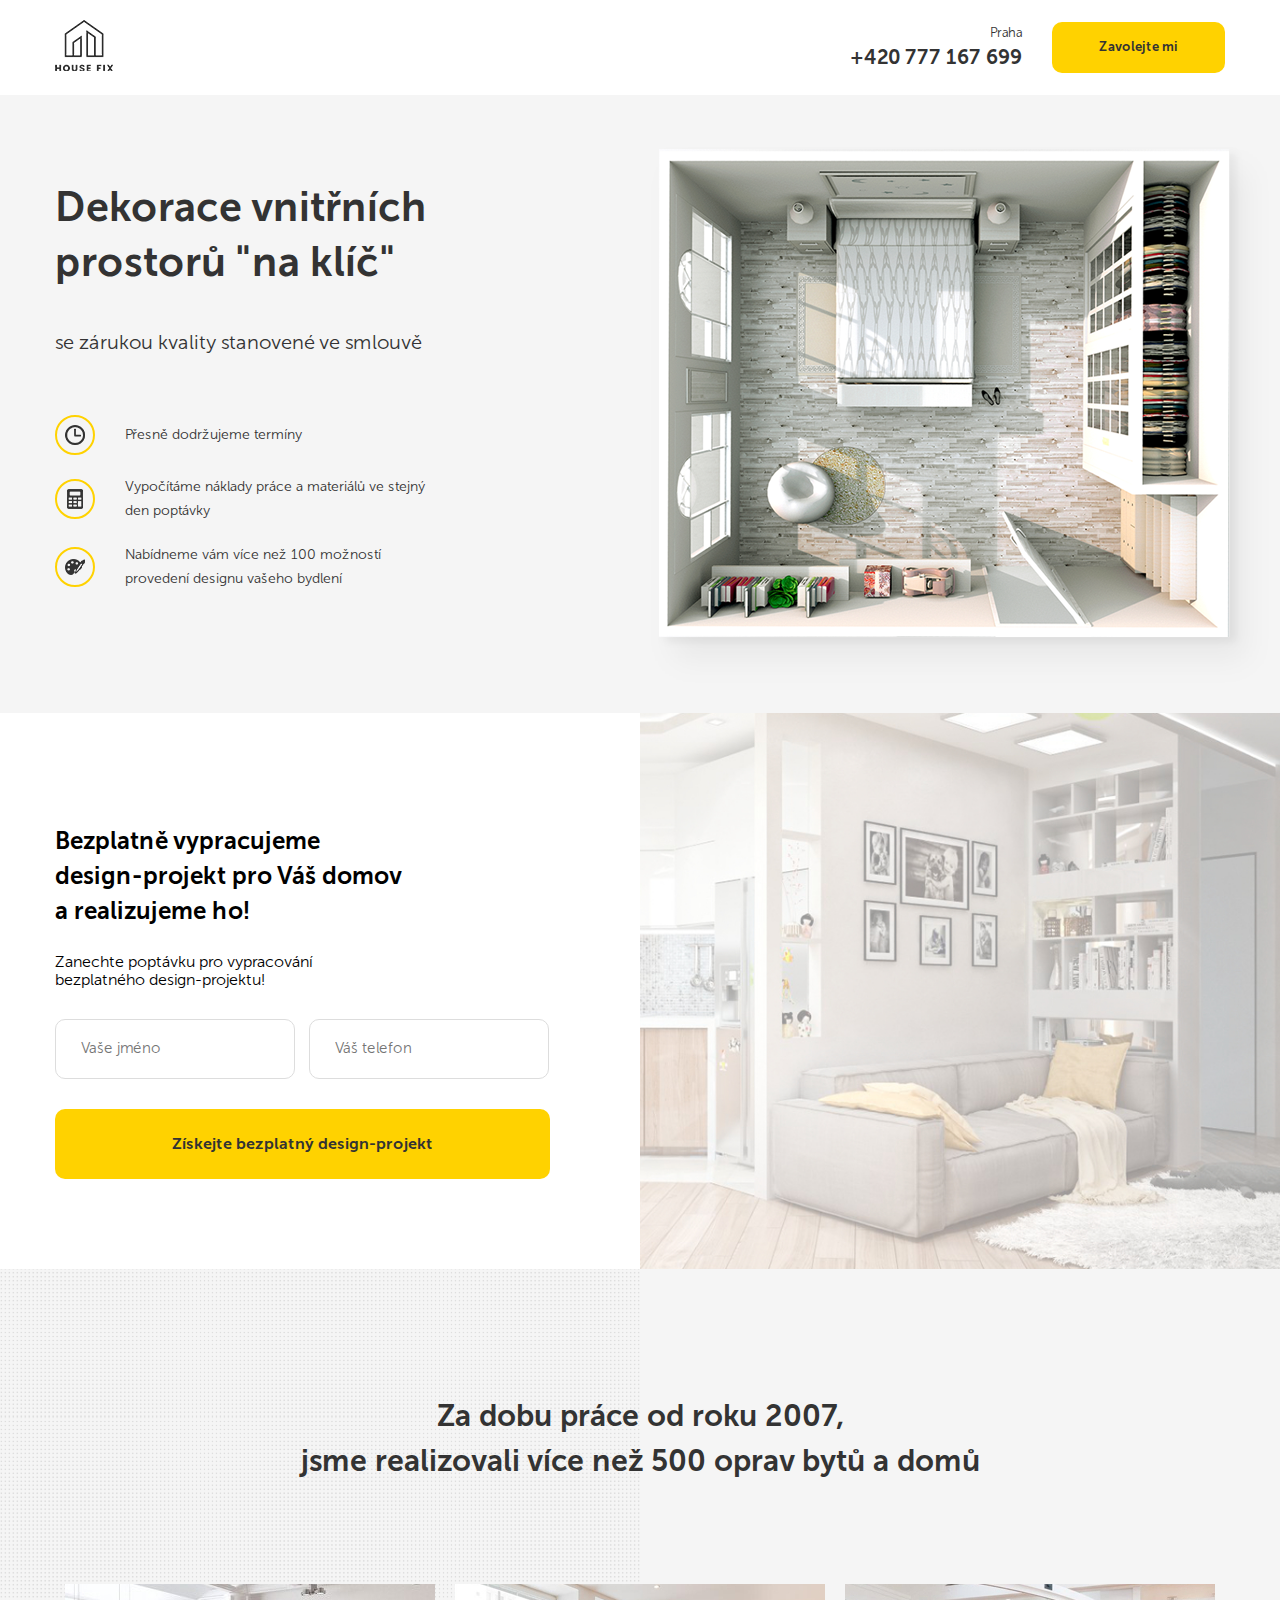
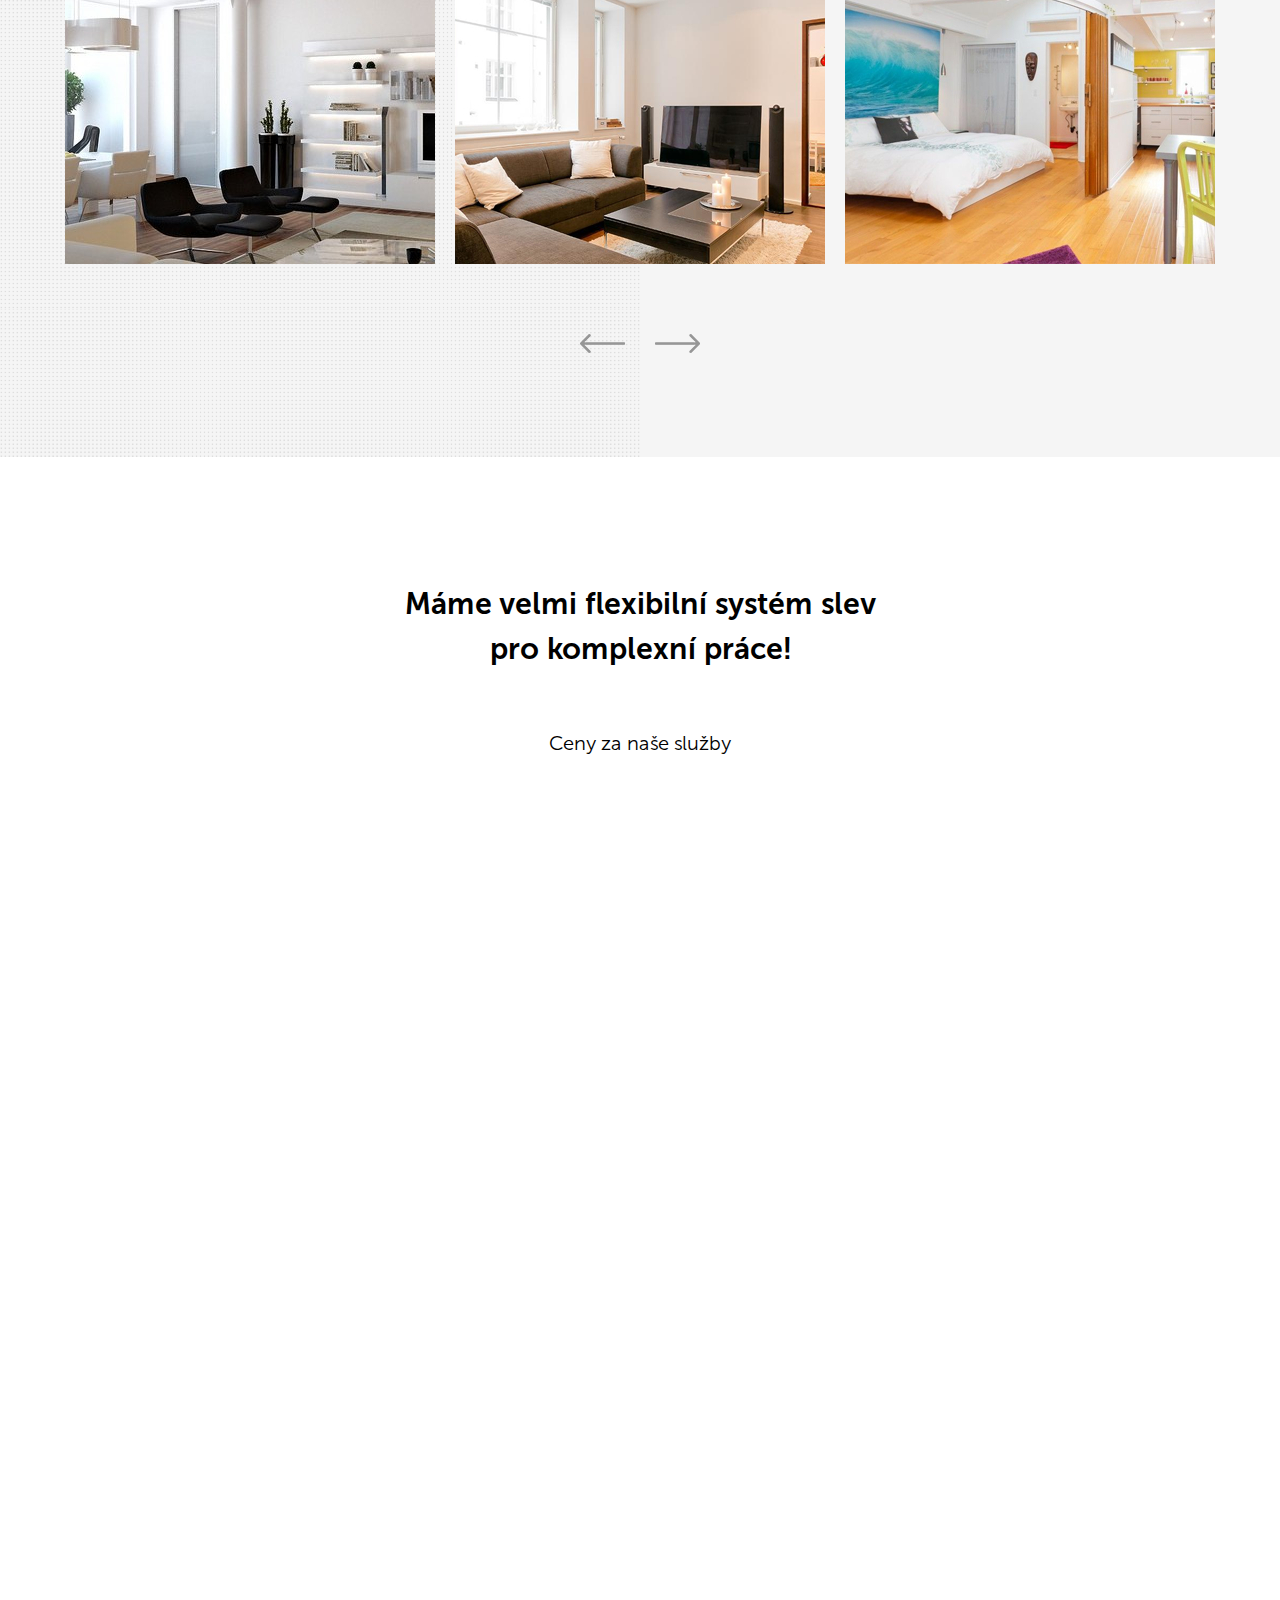
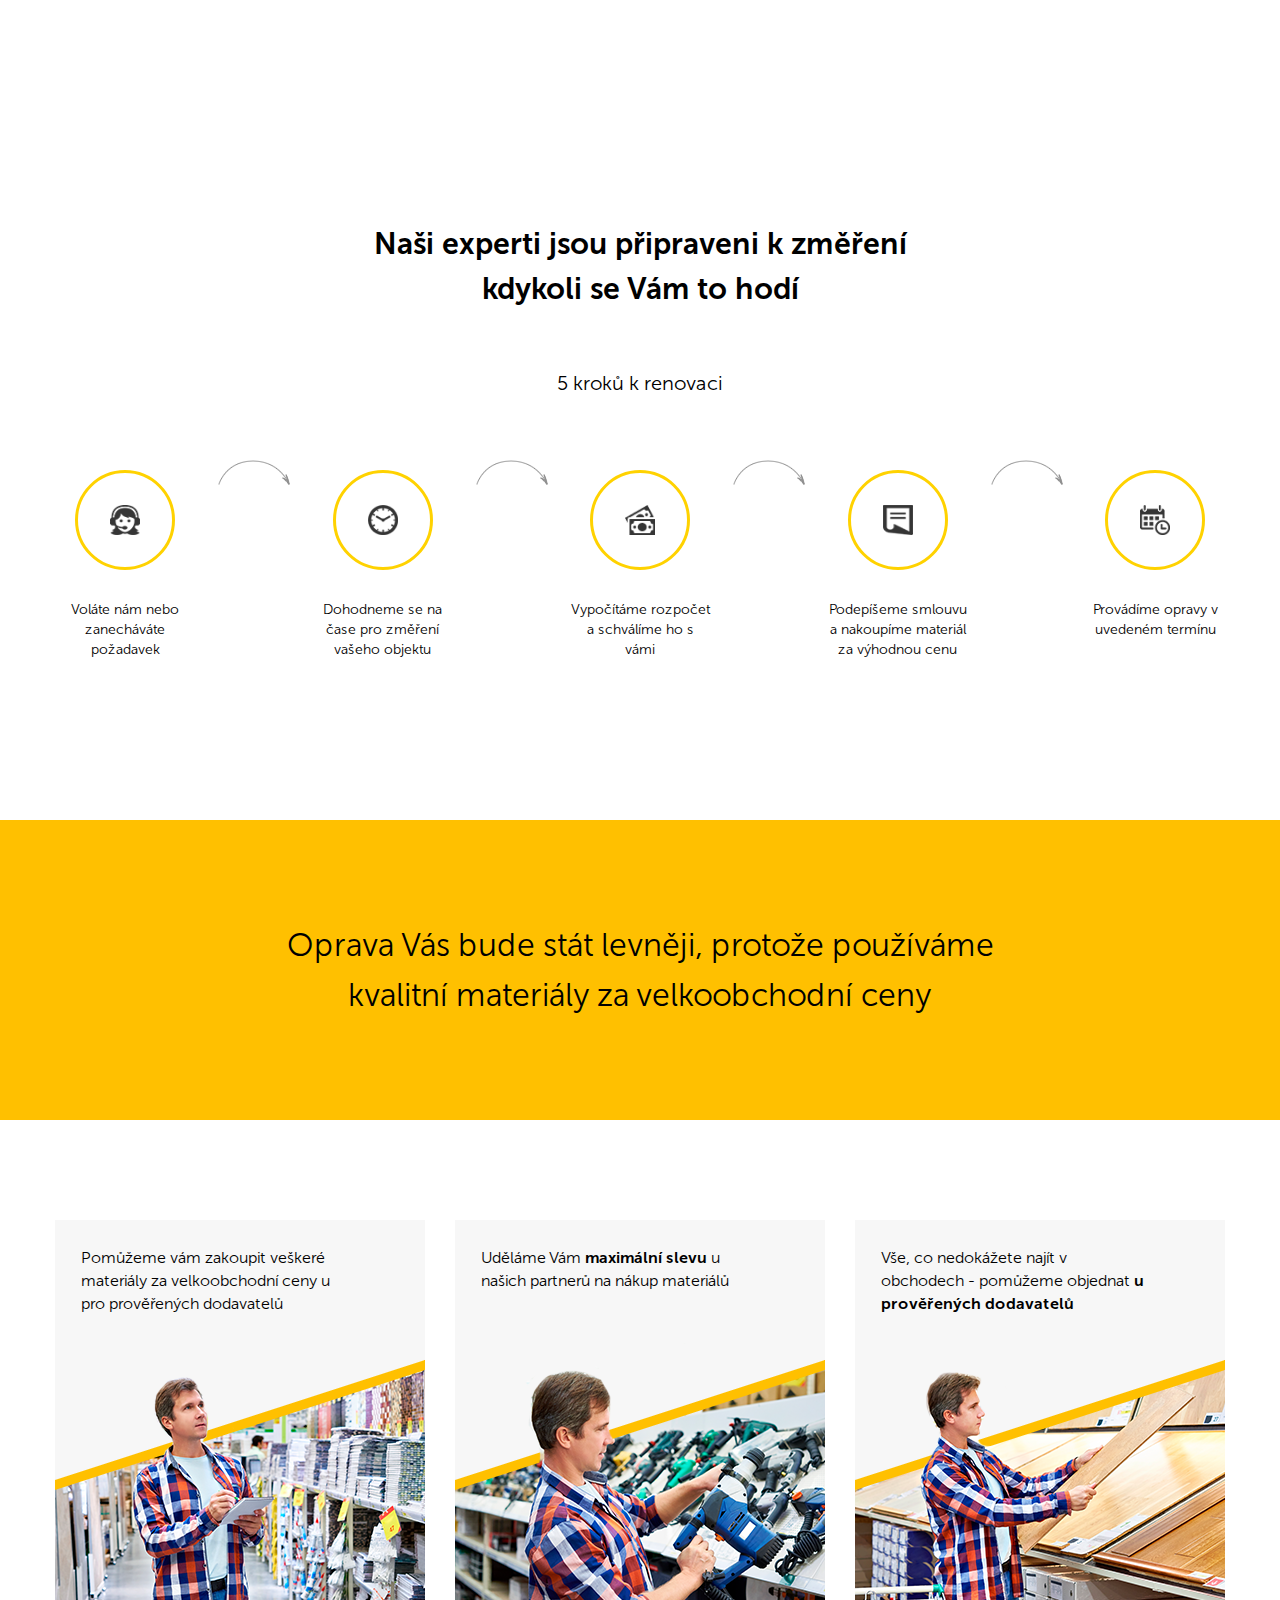
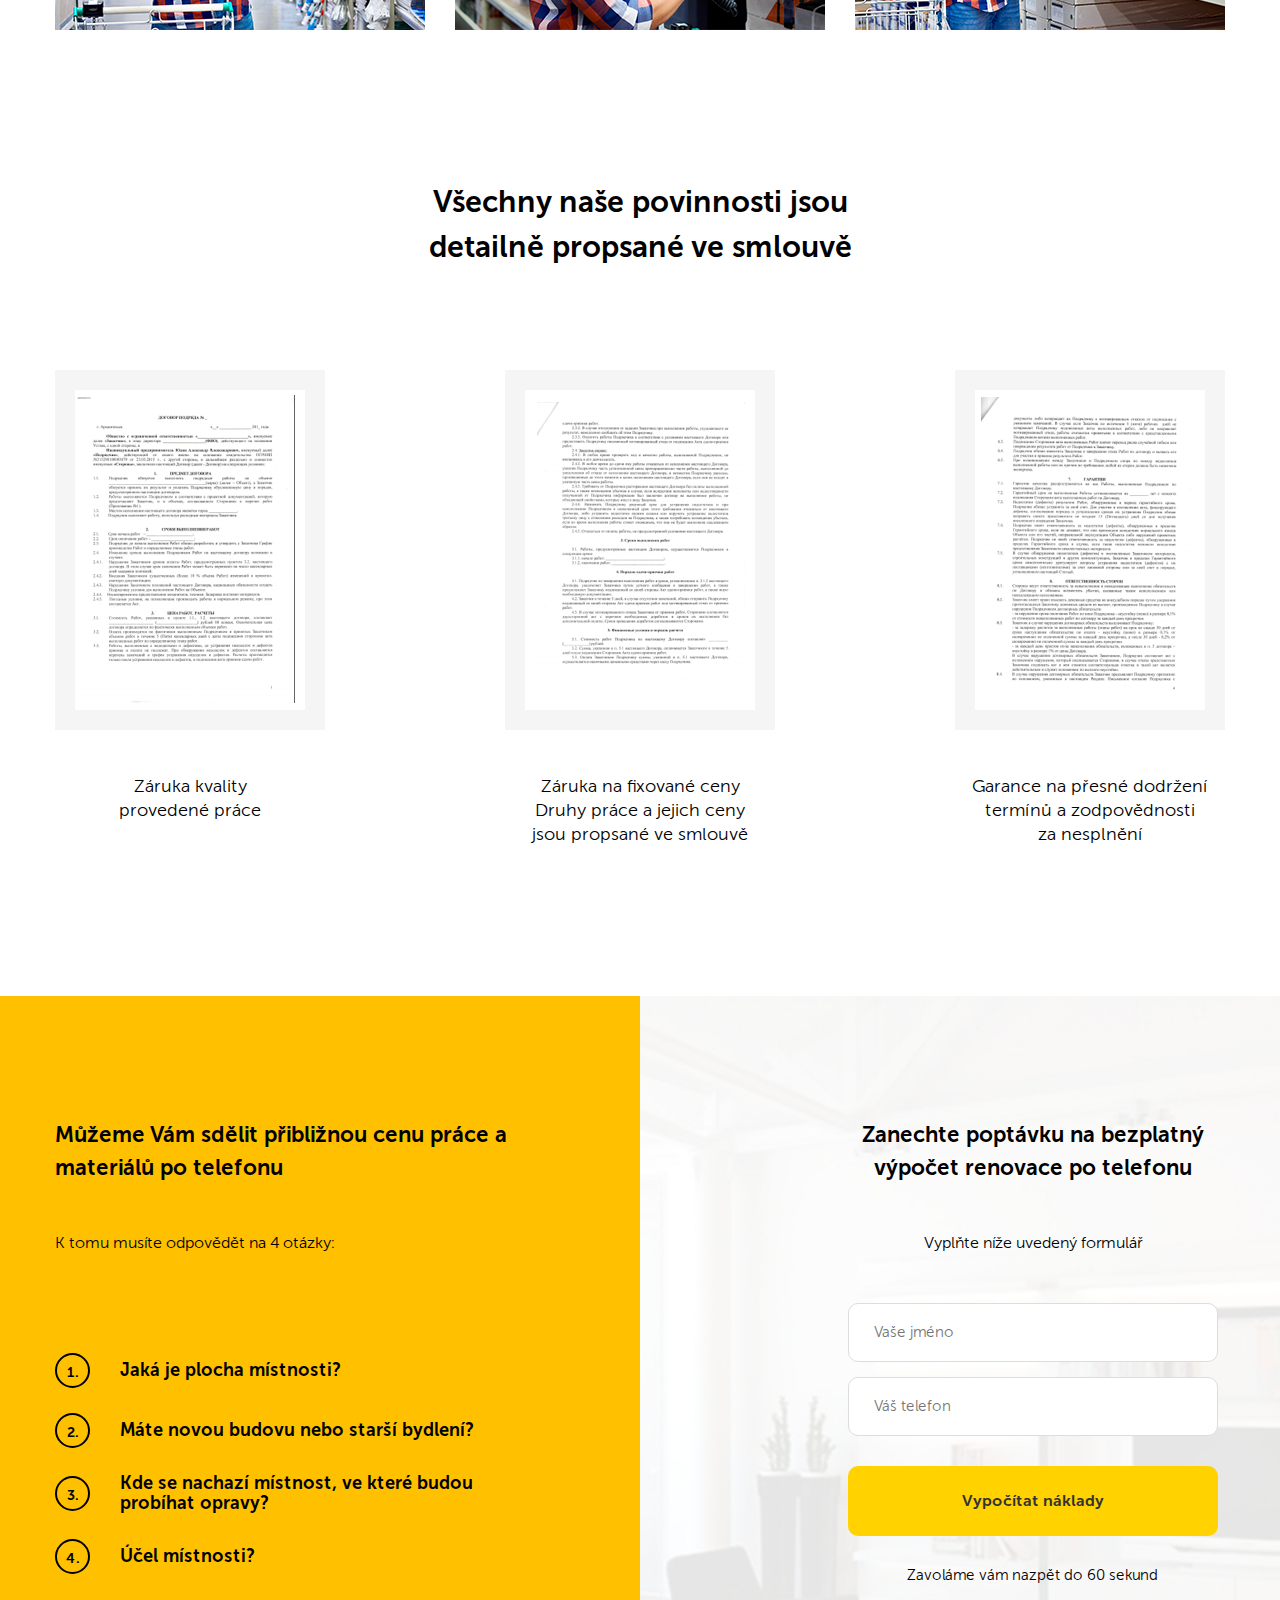
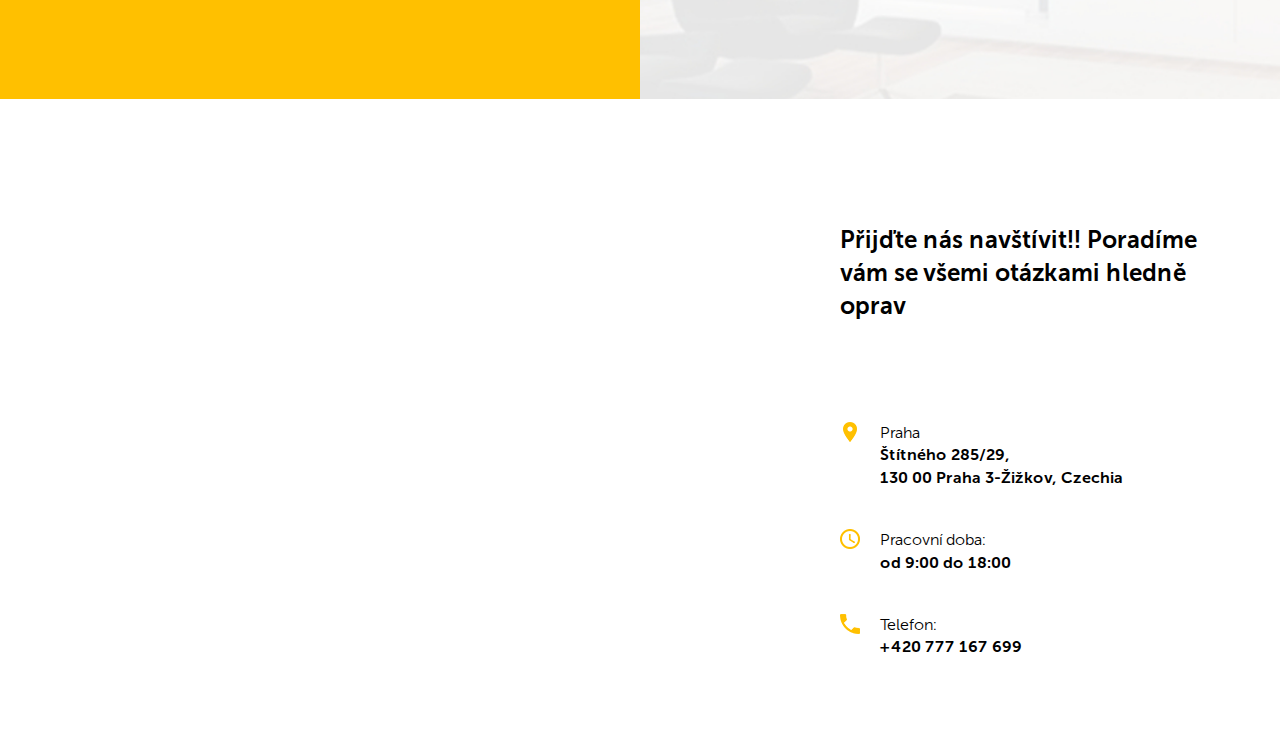
<file: src/index.html>
<!DOCTYPE html>
<html lang="cz">
<head>
    <meta charset="UTF-8">
    <meta name="viewport" content="width=device-width, initial-scale=1.0">
    <title>HouseFix</title>
    <link rel="stylesheet" href="css/normalize.css">
    <link rel="stylesheet" href="css/slick.css">
    <link rel="stylesheet" href="css/animate.min.css">
    <link rel="stylesheet" href="css/style.css">
</head>
<body>
    <header class="header">
        <div class="container">
            <div class="header-block">
                <div class="header__logo">
                    <img src="img/logo.png" alt="Logo">
                </div>
                <div class="header__info">
                    <div class="header__contacts">
                        <span class="header__address">Praha</span>
                        <a href="tel:+420777167699" class="header__phone">+420 777 167 699</a>
                    </div>
                    <button class="button header__button" id="button">Zavolejte mi</button>
                </div>
            </div>
        </div>
    </header>

    <main>
        <section class="main">
            <div class="container">
                <div class="main-block">
                    <div class="main-text">
                        <h1 class="main-text__title">Dekorace vnitřních prostorů "na klíč"</h1>
                        <span class="main-text__subtitle">se zárukou kvality stanovené ve smlouvě</span>
                        <ul class="main-list">
                            <li class="main-list__item">
                                <div class="main-list__image">
                                    <img src="img/clock.png" alt="Hodiny">
                                </div>
                                <span class="main-list__text">Přesně dodržujeme termíny</span>
                            </li>
                            <li class="main-list__item">
                                <div class="main-list__image">
                                    <img src="img/calculator.png" alt="Kalkulátor">
                                </div>
                                <span class="main-list__text">Vypočítáme náklady práce a materiálů ve stejný den poptávky 
                                    </span>
                            </li>
                            <li class="main-list__item">
                                <div class="main-list__image">
                                    <img src="img/paint.png" alt="Paleta">
                                </div>
                                <span class="main-list__text">Nabídneme vám více než 100 možností provedení designu vašeho bydlení
                                    </span>
                            </li>
                        </ul>
                    </div>
                    <div class="main-image">
                        <img src="img/main-image.png" alt="Rozpoložení bytu">
                    </div>
                </div>
            </div>
        </section>

        <section class="offer">
            <div class="container">
                <div class="offer-block">
                    <h2 class="offer-title">
                        Bezplatně vypracujeme design-projekt pro Váš domov a realizujeme ho!
                    </h2>
                    <span class="offer-subtitle">
                        Zanechte poptávku pro vypracování bezplatného design-projektu!
                    </span>
                    <form action="#" class="form offer__form">
                        <input type="text" class="input offer__input" placeholder="Vaše jméno">
                        <input type="tel" class="input offer__input" placeholder="Váš telefon">
                        <button class="button offer__button">
                            Získejte bezplatný design-projekt
                        </button>
                    </form>
                </div>
            </div>
        </section>

        <section class="portfolio">
            <div class="container">
                <h2 class="section-title portfolio__title">
                    Za dobu práce od roku 2007, <br> jsme realizovali více než 500 oprav bytů a domů
                </h2>

                <div class="slider">
                    <div class="slider__item"><img class="slider__image" src="img/portfolio1.jpg" alt="Obrázek 1"></div>
                    <div class="slider__item"><img class="slider__image" src="img/portfolio2.jpg" alt="Obrázek 2"></div>
                    <div class="slider__item"><img class="slider__image" src="img/portfolio3.jpg" alt="Obrázek 3"></div>
                    <div class="slider__item"><img class="slider__image" src="img/portfolio1.jpg" alt="Obrázek 1"></div>
                    <div class="slider__item"><img class="slider__image" src="img/portfolio2.jpg" alt="Obrázek 2"></div>
                    <div class="slider__item"><img class="slider__image" src="img/portfolio3.jpg" alt="Obrázek 3"></div>
                </div>

                <div class="arrows portfolio__arrows">
                    <div class="arrows__left">
                        <img src="img/arrow-left.png" alt="">
                    </div>
                    <div class="arrows__right">
                        <img src="img/arrow-right.png" alt="">
                    </div>
                </div>

            </div>
        </section>

        <section class="price">
            <div class="container">
                <h2 class="section-title price__title">
                    Máme velmi flexibilní systém slev <br> pro komplexní práce!
                </h2>
                <span class="section-subtitle price__subtitle">Ceny za naše služby</span>
                <div class="cards">
                    <div class="card price__card wow animate__animated animate__fadeInUp" data-wow-delay=".1s">
                        <div class="card__image">
                            <img src="img/price2.jpg" alt="Koupelna">
                        </div>
                        <div class="card__text">
                            <h4 class="card__title">
                                Rekonstrukce koupelen a toalet
                            </h4>
                            <a href="#" class="card__link">
                                Zjistit ceny
                            </a>
                        </div>
                    </div>
                    <div class="card price__card wow animate__animated animate__fadeInUp" data-wow-delay=".2s">
                        <div class="card__image">
                            <img src="img/price1.jpg" alt="Obývací pokoj">
                        </div>
                        <div class="card__text">
                            <h4 class="card__title">
                                Rekonstrukce pokojů a apartmánů
                            </h4>
                            <a href="#" class="card__link">
                                Zjistit ceny
                            </a>
                        </div>
                    </div>
                    <div class="card price__card wow animate__animated animate__fadeInUp" data-wow-delay=".3s">
                        <div class="card__image">
                            <img src="img/price3.jpg" alt="Kanceláře">
                        </div>
                        <div class="card__text">
                            <h4 class="card__title">
                                Výzdoba kancelářských prostorů
                            </h4>
                            <a href="#" class="card__link">
                                Zjistit ceny
                            </a>
                        </div>
                    </div>
                    <div class="card price__card wow animate__animated animate__fadeInUp" data-wow-delay=".4s">
                        <div class="card__image">
                            <img src="img/price4.jpg" alt="Nové budovy">
                        </div>
                        <div class="card__text">
                            <h4 class="card__title">
                                Rekonstrukce v nových budovách
                            </h4>
                            <a href="#" class="card__link">
                                Zjistit ceny
                            </a>
                        </div>
                    </div>
                    <div class="card price__card wow animate__animated animate__fadeInUp" data-wow-delay=".5s">
                        <div class="card__image">
                            <img src="img/price5.jpg" alt="Kuchyně">
                        </div>
                        <div class="card__text">
                            <h4 class="card__title">
                                Renovace kuchyní
                            </h4>
                            <a href="#" class="card__link">
                                Zjistit ceny
                            </a>
                        </div>
                    </div>
                    <div class="card price__card wow animate__animated animate__fadeInUp" data-wow-delay=".6s">
                        <div class="card__image">
                            <img src="img/price6.jpg" alt="Chaty a chalupy">
                        </div>
                        <div class="card__text">
                            <h4 class="card__title">
                                Opravy chat a chalup
                            </h4>
                            <a href="#" class="card__link">
                                Zjistit ceny
                            </a>
                        </div>
                    </div>
                </div>
            </div>
        </section>

        <section class="steps">
            <div class="container">
                <h2 class="section-title steps__title">Naši experti jsou připraveni k změření <br> kdykoli se Vám to hodí</h2>
                <span class="section-subtitle steps__subtitle">5 kroků k renovaci</span>
                <div class="icons">
                    <div class="icon">
                        <div class="icon__image">
                            <img src="img/icon1.png" alt="Ikona 1">
                        </div>
                        <span class="icon__text">
                            Voláte nám nebo zanecháváte požadavek
                        </span>
                    </div>
                    <div class="icon">
                        <div class="icon__image">
                            <img src="img/icon2.png" alt="Ikona 2">
                        </div>
                        <span class="icon__text">
                            Dohodneme se na čase pro změření vašeho objektu          
                        </span>
                    </div>
                    <div class="icon">
                        <div class="icon__image">
                            <img src="img/icon3.png" alt="Ikona 3">
                        </div>
                        <span class="icon__text">
                            Vypočítáme rozpočet a schválíme ho s vámi
                        </span>
                    </div>
                    <div class="icon">
                        <div class="icon__image">
                            <img src="img/icon4.png" alt="Ikona 4">
                        </div>
                        <span class="icon__text">
                            Podepíšeme smlouvu a nakoupíme materiál za výhodnou cenu

                        </span>
                    </div>
                    <div class="icon">
                        <div class="icon__image">
                            <img src="img/icon5.png" alt="Ikona 5">
                        </div>
                        <span class="icon__text">
                            Provádíme opravy v uvedeném termínu
                        </span>
                    </div>
                </div>
            </div>
        </section>

        <section class="notice">
            <div class="container">
                <h2 class="notice__text">
                    Oprava Vás bude stát levněji, protože používáme kvalitní materiály za velkoobchodní ceny
                </h2>
            </div>
        </section>

        <section class="info">
            <div class="container">
                <div class="benefits info__block">
                    <div class="benefit">
                        <span class="benefit__text">Pomůžeme vám zakoupit veškeré 
                            materiály za velkoobchodní ceny
                            u pro prověřených dodavatelů</span>
                        <img class="benefit__image" src="img/benefit1.png" alt="Muž 1">
                    </div>
                    <div class="benefit">
                        <span class="benefit__text">Uděláme Vám <strong>maximální slevu</strong>
                            u našich partnerů na nákup materiálů
                            </span>
                        <img class="benefit__image" src="img/benefit2.png" alt="Muž 2">
                    </div>
                    <div class="benefit">
                        <span class="benefit__text">Vše, co nedokážete najít v obchodech -
                            pomůžeme objednat <strong>u prověřených
                                dodavatelů</strong>
                            </span>
                        <img class="benefit__image" src="img/benefit3.png" alt="Muž 3">
                    </div>
                </div>

                <div class="documents">
                    <h2 class="section-title documents__title">
                        Všechny naše povinnosti jsou <br> detailně propsané ve smlouvě
                    </h2>
                    <div class="documents-block">
                        <div class="documents-block__item">
                            <div class="documents-block__image">
                                <img src="img/doc1.png" alt="Dokument 1">
                            </div>
                            <div class="documents-block__text">
                                Záruka kvality <br>
                                provedené práce
                            </div>
                        </div>
                        <div class="documents-block__item">
                            <div class="documents-block__image">
                                <img src="img/doc2.png" alt="Dokument 2">
                            </div>
                            <div class="documents-block__text">
                                Záruka na fixované ceny <br>Druhy práce a jejich ceny <br> jsou propsané ve smlouvě
                            </div>
                        </div>
                        <div class="documents-block__item">
                            <div class="documents-block__image">
                                <img src="img/doc3.png" alt="Dokument 3">
                            </div>
                            <div class="documents-block__text">
                                Garance na přesné dodržení <br> termínů a zodpovědnosti <br> za nesplnění
                            </div>
                        </div>
                    </div>
                </div>
            </div>
        </section>

        <section class="brief">
            <div class="container">
                <div class="brief-block">
                    <div class="interview brief__interview">
                        <h3 class="interview__title">
                            Můžeme Vám sdělit přibližnou cenu práce a materiálů po telefonu
                        </h3>
                        <span class="interview__subtitle">
                            K tomu musíte odpovědět na 4 otázky:
                        </span>
                        <ul class="interview-list">
                            <li class="interview-list__item">
                                <span class="interview-list__counter">1.</span>
                                <span class="interview-list__text">Jaká je plocha místnosti?</span>
                            </li>
                            <li class="interview-list__item">
                                <span class="interview-list__counter">2.</span>
                                <span class="interview-list__text">Máte novou budovu nebo starší bydlení?</span>
                            </li>
                            <li class="interview-list__item">
                                <span class="interview-list__counter">3.</span>
                                <span class="interview-list__text">Kde se nachazí místnost, ve které budou
                                    probíhat opravy?</span>
                            </li>
                            <li class="interview-list__item">
                                <span class="interview-list__counter">4.</span>
                                <span class="interview-list__text">Účel místnosti?</span>
                            </li>
                        </ul>
                    </div>
                    <div class="form brief__form">
                        <h3 class="form__title">
                            Zanechte poptávku na bezplatný výpočet renovace po telefonu
                        </h3>
                        <span class="form__subtitle">
                            Vyplňte níže uvedený formulář
                        </span>
                        <form action="#" class="form" id="brief-form">
                            <input type="text" name="username" class="input brief__input" placeholder="Vaše jméno">
                            <input type="text" name="phone" class="input brief__input" placeholder="Váš telefon">
                            <button class="button brief__button">Vypočítat náklady</button>
                            <span class="form__description"> Zavoláme vám nazpět do 60 sekund</span>
                        </form>
                    </div>
                </div>
            </div>
        </section>

    </main>

    <footer class="footer">
        <div class="map" id="map">
            <iframe src="https://www.google.com/maps/embed?pb=!1m18!1m12!1m3!1d2560.055047575067!2d14.449992116031753!3d50.0852562214918!2m3!1f0!2f0!3f0!3m2!1i1024!2i768!4f13.1!3m3!1m2!1s0x470b949f25f1ac71%3A0xe150818060283f9b!2zxaB0w610bsOpaG8gMjg1LCAxMzAgMDAgUHJhaGEgMy3FvWnFvmtvdg!5e0!3m2!1sen!2scz!4v1633030059580!5m2!1sen!2scz" width="100%" height="640" style="border:0;" allowfullscreen="" loading="lazy"></iframe>
        </div>
        <div class="container">
            <div class="contacts-block">
                <div class="contacts">
                    <h3 class="contacts__title">
                        Přijďte nás navštívit!! Poradíme vám se všemi otázkami hledně oprav
                    </h3>
                    <ul class="contacts-list">
                        <li class="contacts-list__item">
                            <span class="contacts-list__icon">
                                <img src="img/ic1.png" alt="Mapa">
                            </span>
                            <span class="contacts-list__text">
                                Praha <br>
                                <strong>
                                Štítného 285/29, <br>
                                130 00 Praha 3-Žižkov, Czechia
                                </strong>
                            </span>
                        </li>
                        <li class="contacts-list__item">
                            <span class="contacts-list__icon">
                                <img src="img/ic2.png" alt="Čas">
                            </span>
                            <span class="contacts-list__text">
                                Pracovní doba: <br>
                                <strong>od 9:00 do 18:00</strong>
                            </span>
                        </li>
                        <li class="contacts-list__item">
                            <span class="contacts-list__icon">
                                <img src="img/ic3.png" alt="Telefon">
                            </span>
                            <span class="contacts-list__text">
                                Telefon: <br>
                                <strong><a href="tel:+420777167699">+420 777 167 699</a></strong>
                            </span>
                        </li>
                    </ul>
                </div>
            </div>
        </div>
    </footer>




    <div class="modal" id="modal">
        <div class="modal-dialog">
            <button class="modal-dialog__close" id="close">&times;</button>
            <h4 class="modal-dialog__title">Modální okno</h4>
        </div>
    </div>


    <script src="https://code.jquery.com/jquery-3.6.0.min.js"></script>
    <script src="js/slick.min.js"></script>
    <script src="js/wow.min.js"></script>
    <script src="js/jquery.validate.min.js"></script>
    <script src="js/main.js"></script>


</body>
</html>
</file>
<file: src/css/style.css>
@font-face {
  font-family: 'Museo Sans Light';
  src: url("../fonts/MuseoSansCyrl-300.eot");
  src: url("../fonts/MuseoSansCyrl-300.eot?#iefix") format("embedded-opentype"), url("../fonts/MuseoSansCyrl-300.woff") format("woff"), url("../fonts/MuseoSansCyrl-300.ttf") format("truetype");
  font-weight: normal;
  font-style: normal;
}

@font-face {
  font-family: 'Museo Sans Bold';
  src: url("../fonts/MuseoSansCyrl-700.eot");
  src: url("../fonts/MuseoSansCyrl-700.eot?#iefix") format("embedded-opentype"), url("../fonts/MuseoSansCyrl-700.woff") format("woff"), url("../fonts/MuseoSansCyrl-700.ttf") format("truetype");
  font-weight: normal;
  font-style: normal;
}

* {
  -webkit-box-sizing: border-box;
          box-sizing: border-box;
}

body {
  font-family: 'Museo Sans Light', sans-serif;
  font-weight: 300;
}

img {
  max-width: 100%;
}

.container {
  max-width: 1170px;
  width: 96%;
  margin: auto;
}

@media (max-width: 640px) {
  .container {
    width: 90%;
  }
}

.button {
  background-color: #ffd200;
  color: #333;
  border: none;
  font-family: 'Museo Sans Bold', sans-serif;
  font-weight: 700;
  cursor: pointer;
  padding: 18px 47px;
  border-radius: 10px;
}

.button:hover {
  background-color: #ffdb33;
}

.input {
  border: 1px solid #dddddd;
  font-size: 15px;
  border-radius: 10px;
  padding: 20px 25px;
}

.section-title {
  font-size: 30px;
  font-family: 'Museo Sans Bold', sans-serif;
  font-weight: 700;
  text-align: center;
  line-height: 45px;
}

.section-subtitle {
  color: #000;
  font-size: 20px;
  text-align: center;
  display: block;
}

.header {
  padding: 20px 0;
}

.header-block {
  display: -webkit-box;
  display: -ms-flexbox;
  display: flex;
  -webkit-box-pack: justify;
      -ms-flex-pack: justify;
          justify-content: space-between;
  -webkit-box-align: center;
      -ms-flex-align: center;
          align-items: center;
}

.header__info {
  display: -webkit-box;
  display: -ms-flexbox;
  display: flex;
  text-align: right;
}

.header__contacts {
  display: -webkit-box;
  display: -ms-flexbox;
  display: flex;
  -webkit-box-orient: vertical;
  -webkit-box-direction: normal;
      -ms-flex-direction: column;
          flex-direction: column;
  -webkit-box-pack: center;
      -ms-flex-pack: center;
          justify-content: center;
}

@media (max-width: 640px) {
  .header__contacts {
    display: none;
  }
}

.header__address {
  color: #333;
  font-size: 13px;
  font-weight: 400;
}

.header__phone {
  font-size: 20px;
  font-weight: 400;
  color: #333;
  text-decoration: none;
  display: block;
  margin-top: 5px;
  font-family: 'Museo Sans Bold', sans-serif;
  font-weight: 700;
}

.header__button {
  padding: 18px 47px;
  border-radius: 10px;
  margin-left: 30px;
  font-size: 13px;
}

.main {
  background-color: #f5f5f5;
}

.main-block {
  display: -webkit-box;
  display: -ms-flexbox;
  display: flex;
  padding: 40px 0 15px 0;
}

@media (max-width: 1200px) {
  .main-block {
    -webkit-box-orient: vertical;
    -webkit-box-direction: normal;
        -ms-flex-direction: column;
            flex-direction: column;
  }
}

.main-text {
  -ms-flex-preferred-size: 50%;
      flex-basis: 50%;
}

@media (max-width: 1200px) {
  .main-text {
    margin-bottom: 30px;
  }
}

.main-text__title {
  font-size: 41px;
  color: #333;
  padding-right: 200px;
  line-height: 55px;
  font-family: 'Museo Sans Bold', sans-serif;
  font-weight: 700;
  margin: 45px 0 20px 0;
}

@media (max-width: 1200px) {
  .main-text__title {
    padding-right: 10px;
  }
}

@media (max-width: 640px) {
  .main-text__title {
    font-size: 30px;
    line-height: 1.4;
  }
}

.main-text__subtitle {
  font-size: 20px;
  line-height: 65px;
  color: #333;
}

@media (max-width: 640px) {
  .main-text__subtitle {
    font-size: 16px;
    line-height: 1.4;
  }
}

.main-image {
  margin-right: -55px;
}

@media (max-width: 1200px) {
  .main-image {
    width: 100%;
  }
}

.main-list {
  margin: 40px 0 0 0;
  padding: 0 0 0 0;
}

@media (max-width: 640px) {
  .main-list {
    margin: 30px 0 0 0;
  }
}

.main-list__item {
  display: -webkit-box;
  display: -ms-flexbox;
  display: flex;
  -webkit-box-align: center;
      -ms-flex-align: center;
          align-items: center;
  margin-bottom: 20px;
}

.main-list__item:last-child {
  margin-bottom: 0;
}

@media (max-width: 640px) {
  .main-list__item {
    margin-bottom: 15px;
  }
}

.main-list__image {
  width: 40px;
  height: 40px;
  border: 2px solid #ffd200;
  border-radius: 50px;
  display: -webkit-box;
  display: -ms-flexbox;
  display: flex;
  -webkit-box-pack: center;
      -ms-flex-pack: center;
          justify-content: center;
  -webkit-box-align: center;
      -ms-flex-align: center;
          align-items: center;
  margin-right: 30px;
}

.main-list__text {
  line-height: 24px;
  font-size: 14px;
  color: #333;
  max-width: 300px;
}

@media (max-width: 640px) {
  .main-list__text {
    font-size: 12px;
    max-width: 250px;
  }
}

.offer {
  padding: 90px 0;
  background: url("../img/offer-bg.jpg") no-repeat;
  background-position: center right;
  background-size: contain;
  position: relative;
}

@media (max-width: 1200px) {
  .offer {
    background-size: cover;
  }
}

@media (max-width: 768px) {
  .offer {
    background: #fff;
  }
}

.offer:before {
  content: '';
  width: 50%;
  height: 100%;
  position: absolute;
  background-color: #fff;
  top: 0;
  left: 0;
}

.offer-block {
  width: 50%;
  padding-right: 90px;
  position: relative;
}

@media (max-width: 768px) {
  .offer-block {
    width: 100%;
    padding-right: 0;
  }
}

.offer-title {
  font-size: 24px;
  line-height: 35px;
  max-width: 350px;
  margin-bottom: 25px;
  font-family: 'Museo Sans Bold', sans-serif;
  font-weight: 700;
}

.offer-subtitle {
  display: inline-block;
  max-width: 260px;
  font-size: 16px;
  margin-bottom: 30px;
}

.offer__input {
  margin-bottom: 30px;
  width: 240px;
}

@media (max-width: 1200px) {
  .offer__input {
    width: 100%;
    margin-bottom: 15px;
  }
}

.offer__input:first-child {
  margin-right: 10px;
}

.offer__button {
  width: 100%;
  min-height: 70px;
}

@media (max-width: 1200px) {
  .offer__button {
    font-size: 13px;
  }
}

@media (max-width: 768px) {
  .offer__button {
    font-size: 16px;
  }
}

.portfolio {
  padding: 100px 0;
  background: #f5f5f5 url("../img/portfolio-bg.png") left repeat-y;
  background-size: 50%;
}

.portfolio__title {
  margin-bottom: 100px;
  color: #333;
}

.portfolio__arrows {
  max-width: 120px;
  display: -webkit-box;
  display: -ms-flexbox;
  display: flex;
  -webkit-box-pack: justify;
      -ms-flex-pack: justify;
          justify-content: space-between;
  margin: auto;
  margin-top: 70px;
}

.arrows__left, .arrows__right {
  cursor: pointer;
}

.slider__image {
  margin: auto;
}

.price {
  padding: 100px 0;
}

.price__title {
  margin-bottom: 60px;
}

.price__subtitle {
  margin-bottom: 60px;
}

.price__card {
  margin-bottom: 30px;
}

.cards {
  display: -webkit-box;
  display: -ms-flexbox;
  display: flex;
  -ms-flex-wrap: wrap;
      flex-wrap: wrap;
  -webkit-box-pack: justify;
      -ms-flex-pack: justify;
          justify-content: space-between;
}

.card {
  text-align: center;
  border: 1px solid #e8e8e8;
  -webkit-transition: .2s;
  transition: .2s;
}

.card:hover {
  -webkit-box-shadow: 0 20px 25px rgba(0, 0, 0, 0.1);
          box-shadow: 0 20px 25px rgba(0, 0, 0, 0.1);
}

.card:hover .card__image::before {
  opacity: 1;
}

.card__text {
  padding: 40px;
}

.card__title {
  margin-top: 0;
}

.card__image {
  position: relative;
}

.card__image img {
  display: block;
}

.card__image::before {
  content: '';
  position: absolute;
  left: 0;
  top: 0;
  width: 100%;
  height: 100%;
  background-image: -webkit-gradient(linear, left bottom, left top, from(#ffd200), to(rgba(255, 255, 255, 0)));
  background-image: linear-gradient(to top, #ffd200 0%, rgba(255, 255, 255, 0) 100%);
  opacity: 0;
  -webkit-transition: .2s;
  transition: .2s;
}

.card__title {
  font-size: 18px;
  color: #000;
  margin-bottom: 30px;
}

.card__link {
  display: inline-block;
  font-family: 'Museo Sans Bold', sans-serif;
  font-weight: 700;
  text-decoration: none;
  color: #333;
  position: relative;
}

.card__link:hover::after {
  height: 13px;
}

.card__link::after {
  content: '';
  display: block;
  position: absolute;
  z-index: -1;
  bottom: -4px;
  left: 0;
  width: 100%;
  height: 3px;
  background-color: #ffd200;
  -webkit-transition: .2s;
  transition: .2s;
}

.steps {
  padding-bottom: 120px;
}

.steps__title {
  margin-bottom: 60px;
}

.steps__subtitle {
  margin-bottom: 75px;
}

.icons {
  display: -webkit-box;
  display: -ms-flexbox;
  display: flex;
  -webkit-box-pack: justify;
      -ms-flex-pack: justify;
          justify-content: space-between;
}

@media (max-width: 1200px) {
  .icons {
    -ms-flex-wrap: wrap;
        flex-wrap: wrap;
  }
}

@media (max-width: 768px) {
  .icons {
    -ms-flex-pack: distribute;
        justify-content: space-around;
  }
}

.icon {
  text-align: center;
  position: relative;
  margin-bottom: 40px;
}

.icon:last-child::after {
  display: none;
}

.icon::after {
  content: '';
  position: absolute;
  top: -10px;
  right: -95px;
  display: block;
  width: 72px;
  height: 25px;
  background-image: url("../img/iconArrowRight.png");
}

@media (max-width: 1200px) {
  .icon::after {
    display: none;
  }
}

.icon__image {
  width: 100px;
  height: 100px;
  margin: auto;
  border: 3px solid #ffd200;
  background-color: #fff;
  border-radius: 100px;
  display: -webkit-box;
  display: -ms-flexbox;
  display: flex;
  -webkit-box-pack: center;
      -ms-flex-pack: center;
          justify-content: center;
  -webkit-box-align: center;
      -ms-flex-align: center;
          align-items: center;
  margin-bottom: 30px;
}

.icon__image img {
  width: 30px;
  height: 30px;
  display: inline-block;
}

.icon__text {
  max-width: 140px;
  display: inline-block;
  font-size: 14px;
  line-height: 20px;
}

.notice {
  background-color: #ffc000;
  padding: 100px 0;
}

.notice__text {
  text-align: center;
  font-size: 32px;
  max-width: 750px;
  margin: auto;
  line-height: 50px;
  font-weight: 300;
}

@media (max-width: 768px) {
  .notice__text {
    font-size: 25px;
  }
}

.info {
  padding: 100px 0;
}

.info__block {
  margin-bottom: 150px;
}

.benefits {
  display: -webkit-box;
  display: -ms-flexbox;
  display: flex;
  -webkit-box-pack: justify;
      -ms-flex-pack: justify;
          justify-content: space-between;
}

@media (max-width: 1200px) {
  .benefits {
    -ms-flex-wrap: wrap;
        flex-wrap: wrap;
    -ms-flex-pack: distribute;
        justify-content: space-around;
  }
}

.benefit {
  background-color: #f7f7f7;
  height: 410px;
  display: -webkit-box;
  display: -ms-flexbox;
  display: flex;
  -webkit-box-orient: vertical;
  -webkit-box-direction: normal;
      -ms-flex-direction: column;
          flex-direction: column;
  -webkit-box-pack: justify;
      -ms-flex-pack: justify;
          justify-content: space-between;
  max-width: 370px;
  position: relative;
}

@media (max-width: 1200px) {
  .benefit {
    margin-bottom: 100px;
  }
}

.benefit__image {
  position: absolute;
  bottom: 0;
  left: 0;
}

.benefit__text {
  margin: 26px 80px 0 26px;
  font-size: 16px;
  line-height: 23px;
}

.benefit__text strong {
  font-family: 'Museo Sans Bold', sans-serif;
  font-weight: 700;
}

.documents__title {
  margin-bottom: 100px;
}

.documents-block {
  display: -webkit-box;
  display: -ms-flexbox;
  display: flex;
  -webkit-box-pack: justify;
      -ms-flex-pack: justify;
          justify-content: space-between;
}

@media (max-width: 1200px) {
  .documents-block {
    -ms-flex-wrap: wrap;
        flex-wrap: wrap;
    -ms-flex-pack: distribute;
        justify-content: space-around;
  }
}

.documents-block__text {
  text-align: center;
  margin-top: 40px;
  line-height: 24px;
  font-size: 18px;
}

.documents-block__item {
  margin-bottom: 50px;
}

.brief {
  background-image: url("../img/brief-color-bg.jpg"), url("../img/brief-bg.jpg");
  background-position: left center, center right;
  background-size: 50%, cover;
  background-repeat: repeat-y , no-repeat;
  padding: 100px 0;
}

@media (max-width: 768px) {
  .brief {
    background-image: url("../img/brief-color-bg.jpg"), url("../img/brief-bg.jpg");
    background-position: top center, center bottom;
    background-size: 100% 50%, cover;
    background-repeat: repeat-x , no-repeat;
    padding: 50px 0;
  }
}

.brief-block {
  display: -webkit-box;
  display: -ms-flexbox;
  display: flex;
}

@media (max-width: 768px) {
  .brief-block {
    -webkit-box-orient: vertical;
    -webkit-box-direction: normal;
        -ms-flex-direction: column;
            flex-direction: column;
  }
}

.brief__interview {
  -ms-flex-preferred-size: 50%;
      flex-basis: 50%;
}

.brief__form {
  -ms-flex-preferred-size: 50%;
      flex-basis: 50%;
  padding-left: 200px;
  text-align: center;
}

@media (max-width: 1200px) {
  .brief__form {
    padding-left: 30px;
  }
}

@media (max-width: 768px) {
  .brief__form {
    padding-left: 0;
  }
}

.brief__input {
  width: 100%;
  max-width: 370px;
  margin-bottom: 15px;
}

.brief__button {
  width: 100%;
  max-width: 370px;
  display: block;
  height: 70px;
  margin: 15px auto 30px auto;
}

.interview {
  padding-right: 70px;
}

@media (max-width: 1200px) {
  .interview {
    padding-right: 30px;
  }
}

.interview__title {
  font-family: 'Museo Sans Bold', sans-serif;
  font-weight: 700;
  font-size: 22px;
  line-height: 33px;
  margin-bottom: 50px;
}

@media (max-width: 1200px) {
  .interview__title {
    font-size: 18px;
    margin-bottom: 40px;
  }
}

.interview__subtitle {
  font-size: 16px;
  margin-bottom: 100px;
  display: block;
}

@media (max-width: 1200px) {
  .interview__subtitle {
    font-size: 14px;
    margin-bottom: 30px;
  }
}

.interview-list {
  list-style-type: none;
  padding: 0;
}

.interview-list__item {
  display: -webkit-box;
  display: -ms-flexbox;
  display: flex;
  -webkit-box-align: center;
      -ms-flex-align: center;
          align-items: center;
  margin-bottom: 25px;
  font-family: 'Museo Sans Bold', sans-serif;
  font-weight: 700;
}

.interview-list__counter {
  width: 35px;
  height: 35px;
  border: 2px solid #000;
  display: inline-block;
  text-align: center;
  line-height: 35px;
  border-radius: 50px;
  margin-right: 30px;
  font-size: 14px;
}

@media (max-width: 1200px) {
  .interview-list__counter {
    margin-right: 20px;
  }
}

.interview-list__text {
  max-width: 400px;
  font-size: 18px;
}

@media (max-width: 1200px) {
  .interview-list__text {
    font-size: 14px;
    max-width: 300px;
  }
}

.form__title {
  font-family: 'Museo Sans Bold', sans-serif;
  font-weight: 700;
  font-size: 22px;
  line-height: 33px;
  margin-bottom: 50px;
}

@media (max-width: 1200px) {
  .form__title {
    font-size: 18px;
    margin-bottom: 40px;
    margin-top: 150px;
  }
}

.form__subtitle {
  font-size: 16px;
  margin-bottom: 50px;
  display: block;
}

@media (max-width: 1200px) {
  .form__subtitle {
    font-size: 14px;
    margin-bottom: 40px;
  }
}

.form__description {
  font-size: 15px;
}

.footer {
  position: relative;
}

.map {
  width: 50%;
  position: absolute;
  left: 0;
  top: 0;
}

.contacts {
  -ms-flex-preferred-size: 50%;
      flex-basis: 50%;
  padding-top: 100px;
  padding-left: 200px;
}

.contacts-block {
  display: -webkit-box;
  display: -ms-flexbox;
  display: flex;
  -webkit-box-pack: end;
      -ms-flex-pack: end;
          justify-content: flex-end;
}

.contacts__title {
  font-family: 'Museo Sans Bold', sans-serif;
  font-weight: 700;
  font-size: 24px;
  line-height: 33px;
  margin-bottom: 100px;
}

.contacts-list {
  padding: 0;
  list-style-type: none;
}

.contacts-list__icon {
  width: 20px;
  height: 20px;
  text-align: center;
  line-height: 20px;
  margin-right: 20px;
}

.contacts-list__item {
  display: -webkit-box;
  display: -ms-flexbox;
  display: flex;
  -webkit-box-align: start;
      -ms-flex-align: start;
          align-items: flex-start;
  margin-bottom: 40px;
}

.contacts-list__item strong {
  font-family: 'Museo Sans Bold', sans-serif;
  font-weight: 700;
}

.contacts-list__text {
  line-height: 1.4;
}

.contacts-list__text a {
  color: #000;
  text-decoration: none;
}

.contacts-list__text a:hover {
  text-decoration: underline;
}

.modal {
  position: fixed;
  left: 0;
  top: 0;
  width: 100%;
  height: 100%;
  background-color: rgba(0, 0, 0, 0.5);
  display: none;
}

.modal_active {
  display: -webkit-box;
  display: -ms-flexbox;
  display: flex;
}

.modal-dialog {
  margin: auto;
  max-width: 450px;
  width: 90%;
  min-height: 200px;
  background-color: #fff;
  padding: 40px;
  position: relative;
}

.modal-dialog__close {
  position: absolute;
  right: 0;
  top: 0;
}
/*# sourceMappingURL=style.css.map */
</file>
